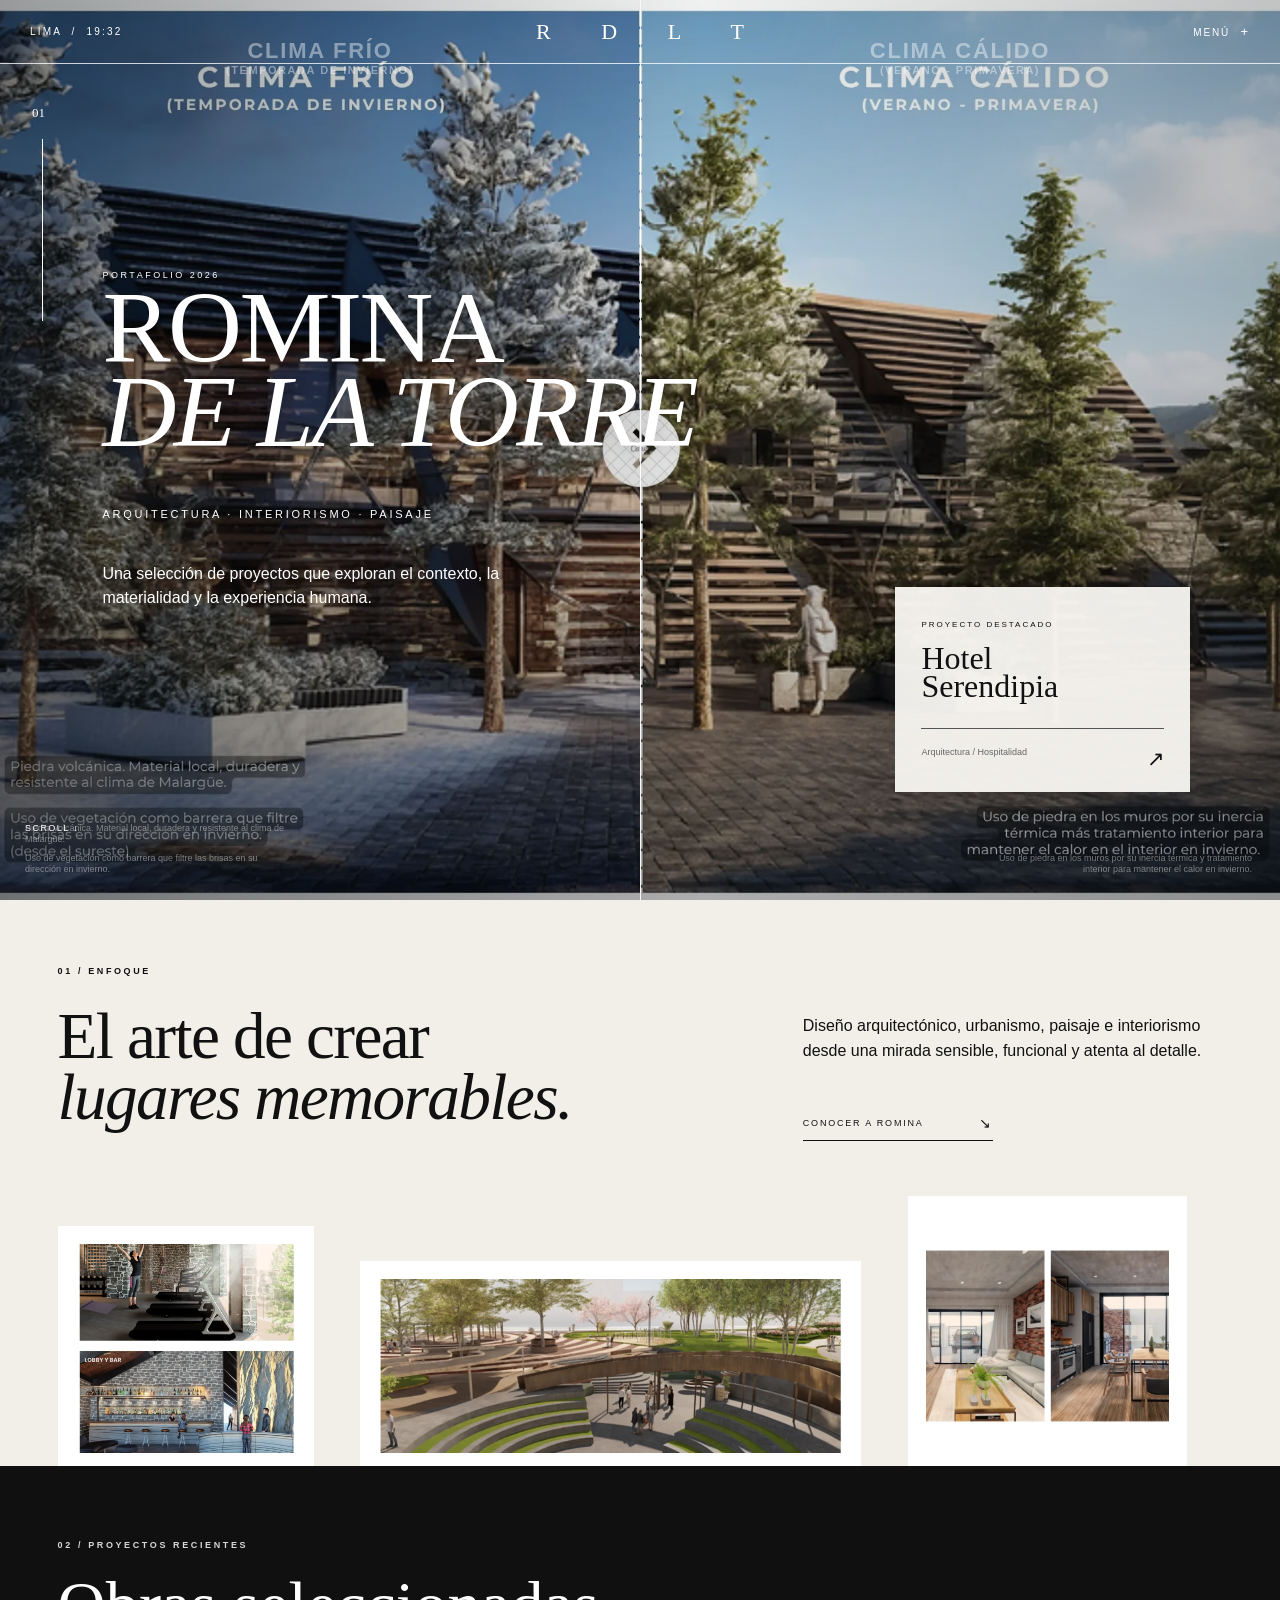
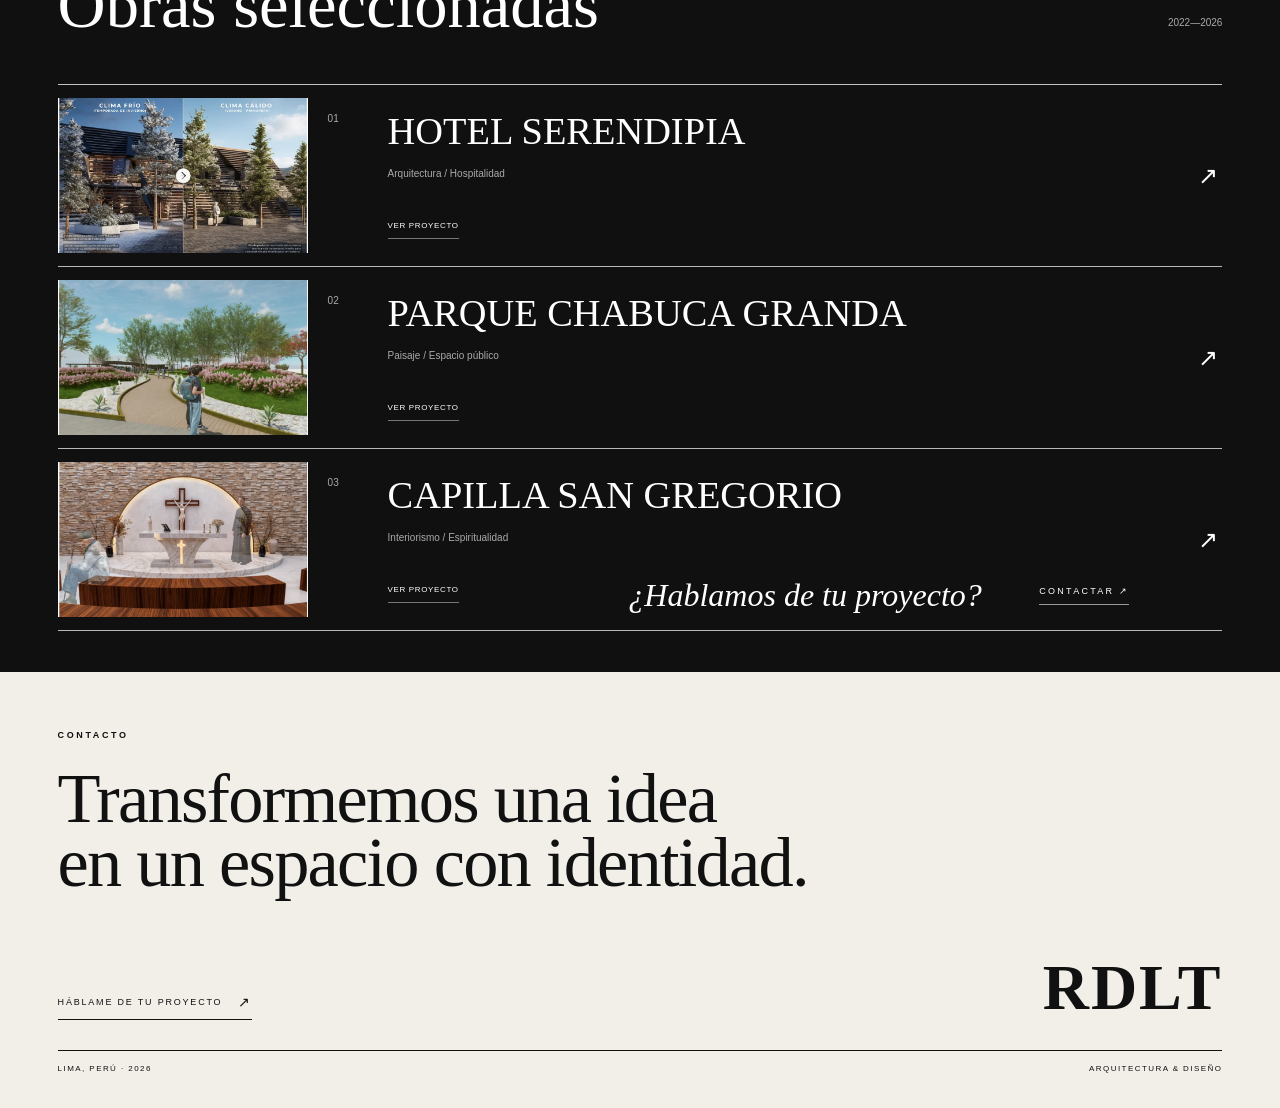
<file: index.html>
<!doctype html>
<html lang="es">
<head>
  <meta charset="utf-8">
  <meta name="viewport" content="width=device-width, initial-scale=1">
  <meta name="theme-color" content="#101010">
  <meta name="description" content="Portafolio de arquitectura, paisaje, urbanismo e interiorismo de Romina de la Torre.">
  <title>Romina de la Torre — Portafolio 2026</title>
  <link rel="stylesheet" href="styles.css">
</head>
<body class="home-page">
  <header class="hero-header" id="top">
    <a class="hero-city" href="#top" aria-label="Volver al inicio">LIMA&nbsp;&nbsp;/&nbsp;&nbsp;<span id="clock">18:28</span></a>
    <a class="hero-mark" href="index.html" aria-label="Romina de la Torre">R&nbsp;&nbsp;D&nbsp;&nbsp;L&nbsp;&nbsp;T</a>
    <button class="menu-button" type="button" aria-controls="menu" aria-expanded="false">MENÚ <span>+</span></button>
  </header>

  <aside class="site-menu" id="menu" aria-hidden="true">
    <button class="menu-close" type="button" aria-label="Cerrar menú">Cerrar ×</button>
    <nav>
      <a href="index.html"><span>01</span>Inicio</a>
      <a href="proyectos.html"><span>02</span>Proyectos</a>
      <a href="perfil.html"><span>03</span>Perfil</a>
      <a href="#contacto"><span>04</span>Contacto</a>
    </nav>
    <div class="menu-meta">
      <p>Romina de la Torre</p>
      <a href="mailto:rominexx.mayo2002@gmail.com">rominexx.mayo2002@gmail.com</a>
      <a href="tel:+51902083083">+51 902 083 083</a>
    </div>
  </aside>

  <main>
    <section class="hero-mockup" aria-label="Portada del portafolio">
      <img class="hero-bg" src="assets/covers/serendipia.webp" alt="Hotel Serendipia, propuesta arquitectónica para clima frío y cálido">
      <div class="hero-overlay"></div>
      <div class="hero-axis" aria-hidden="true"></div>
      <div class="hero-season hero-season-left" aria-hidden="true">CLIMA FRÍO<small>(TEMPORADA DE INVIERNO)</small></div>
      <div class="hero-season hero-season-right" aria-hidden="true">CLIMA CÁLIDO<small>(VERANO - PRIMAVERA)</small></div>
      <div class="hero-number" aria-hidden="true">01</div>

      <div class="hero-copy">
        <p class="hero-folio">PORTAFOLIO 2026</p>
        <h1>ROMINA<br><em>DE LA TORRE</em></h1>
        <p class="hero-disciplines">ARQUITECTURA · INTERIORISMO · PAISAJE</p>
        <p class="hero-intro">Una selección de proyectos que exploran el contexto, la materialidad y la experiencia humana.</p>
      </div>

      <button class="featured-card" type="button" data-project="serendipia" aria-label="Abrir Hotel Serendipia">
        <span>PROYECTO DESTACADO</span>
        <strong>Hotel<br>Serendipia</strong>
        <i></i>
        <small>Arquitectura / Hospitalidad</small>
        <b>↗</b>
      </button>

      <div class="hero-notes hero-notes-left" aria-hidden="true">
        <p>Piedra volcánica. Material local, duradera y resistente al clima de Malargüe.</p>
        <p>Uso de vegetación como barrera que filtre las brisas en su dirección en invierno.</p>
      </div>
      <div class="hero-notes hero-notes-right" aria-hidden="true">
        <p>Uso de piedra en los muros por su inercia térmica y tratamiento interior para mantener el calor en invierno.</p>
      </div>
      <a class="hero-scroll" href="#enfoque">SCROLL ↓</a>
    </section>

    <section class="focus-section" id="enfoque">
      <div class="section-label">01 / ENFOQUE</div>
      <div class="focus-grid">
        <h2>El arte de crear<br><em>lugares memorables.</em></h2>
        <div class="focus-copy">
          <p>Diseño arquitectónico, urbanismo, paisaje e interiorismo desde una mirada sensible, funcional y atenta al detalle.</p>
          <a class="text-link" href="perfil.html">CONOCER A ROMINA <span>↘</span></a>
        </div>
      </div>
      <div class="focus-collage" aria-label="Selección visual de proyectos">
        <figure class="collage-left"><img src="assets/covers/detail_hotel.webp" alt="Interiores del Hotel Serendipia"></figure>
        <figure class="collage-center"><img src="assets/covers/detail_park.webp" alt="Anfiteatro y paisaje urbano"></figure>
        <figure class="collage-right"><img src="assets/covers/industrial.webp" alt="Casa de estilo industrial"></figure>
      </div>
    </section>

    <section class="selected-section" id="proyectos">
      <div class="selected-head">
        <div>
          <p class="section-label section-label-light">02 / PROYECTOS RECIENTES</p>
          <h2>Obras seleccionadas</h2>
        </div>
        <span>2022—2026</span>
      </div>

      <div class="selected-list">
        <article class="selected-item">
          <button class="selected-image" type="button" data-project="serendipia"><img src="assets/covers/serendipia.webp" alt="Hotel Serendipia"></button>
          <span class="selected-number">01</span>
          <div class="selected-info">
            <h3>HOTEL SERENDIPIA</h3>
            <p>Arquitectura / Hospitalidad</p>
            <button class="project-link" type="button" data-project="serendipia">VER PROYECTO</button>
          </div>
          <button class="selected-arrow" type="button" data-project="serendipia" aria-label="Abrir Hotel Serendipia">↗</button>
        </article>

        <article class="selected-item">
          <button class="selected-image" type="button" data-project="chabuca"><img src="assets/covers/chabuca.webp" alt="Parque Chabuca Granda"></button>
          <span class="selected-number">02</span>
          <div class="selected-info">
            <h3>PARQUE CHABUCA GRANDA</h3>
            <p>Paisaje / Espacio público</p>
            <button class="project-link" type="button" data-project="chabuca">VER PROYECTO</button>
          </div>
          <button class="selected-arrow" type="button" data-project="chabuca" aria-label="Abrir Parque Chabuca Granda">↗</button>
        </article>

        <article class="selected-item selected-last">
          <button class="selected-image" type="button" data-project="capilla"><img src="assets/covers/capilla.webp" alt="Capilla San Gregorio Magno"></button>
          <span class="selected-number">03</span>
          <div class="selected-info">
            <h3>CAPILLA SAN GREGORIO</h3>
            <p>Interiorismo / Espiritualidad</p>
            <button class="project-link" type="button" data-project="capilla">VER PROYECTO</button>
          </div>
          <button class="selected-arrow" type="button" data-project="capilla" aria-label="Abrir Capilla San Gregorio">↗</button>
        </article>
      </div>

      <div class="selected-bottom">
        <p>¿Hablamos de tu proyecto?</p>
        <a href="#contacto">CONTACTAR ↗</a>
      </div>
    </section>

    <section class="contact-section" id="contacto">
      <div class="section-label">CONTACTO</div>
      <h2>Transformemos una idea<br>en un espacio con identidad.</h2>
      <div class="contact-row">
        <a class="text-link" href="mailto:rominexx.mayo2002@gmail.com">HÁBLAME DE TU PROYECTO <span>↗</span></a>
        <strong>RDLT</strong>
      </div>
      <div class="contact-meta"><span>LIMA, PERÚ · 2026</span><span>ARQUITECTURA & DISEÑO</span></div>
    </section>
  </main>

  <dialog class="gallery-dialog" aria-label="Galería de proyecto">
    <header>
      <div><span id="galleryNumber">01</span><h2 id="galleryTitle">Proyecto</h2></div>
      <button type="button" data-gallery-close>CERRAR ×</button>
    </header>
    <div class="gallery-stage">
      <button type="button" data-gallery-prev aria-label="Imagen anterior">←</button>
      <img id="galleryImage" alt="">
      <button type="button" data-gallery-next aria-label="Imagen siguiente">→</button>
    </div>
    <footer><span id="galleryCounter">01 / 10</span><div id="galleryDots"></div></footer>
  </dialog>

  <script src="script.js"></script>
</body>
</html>
</file>
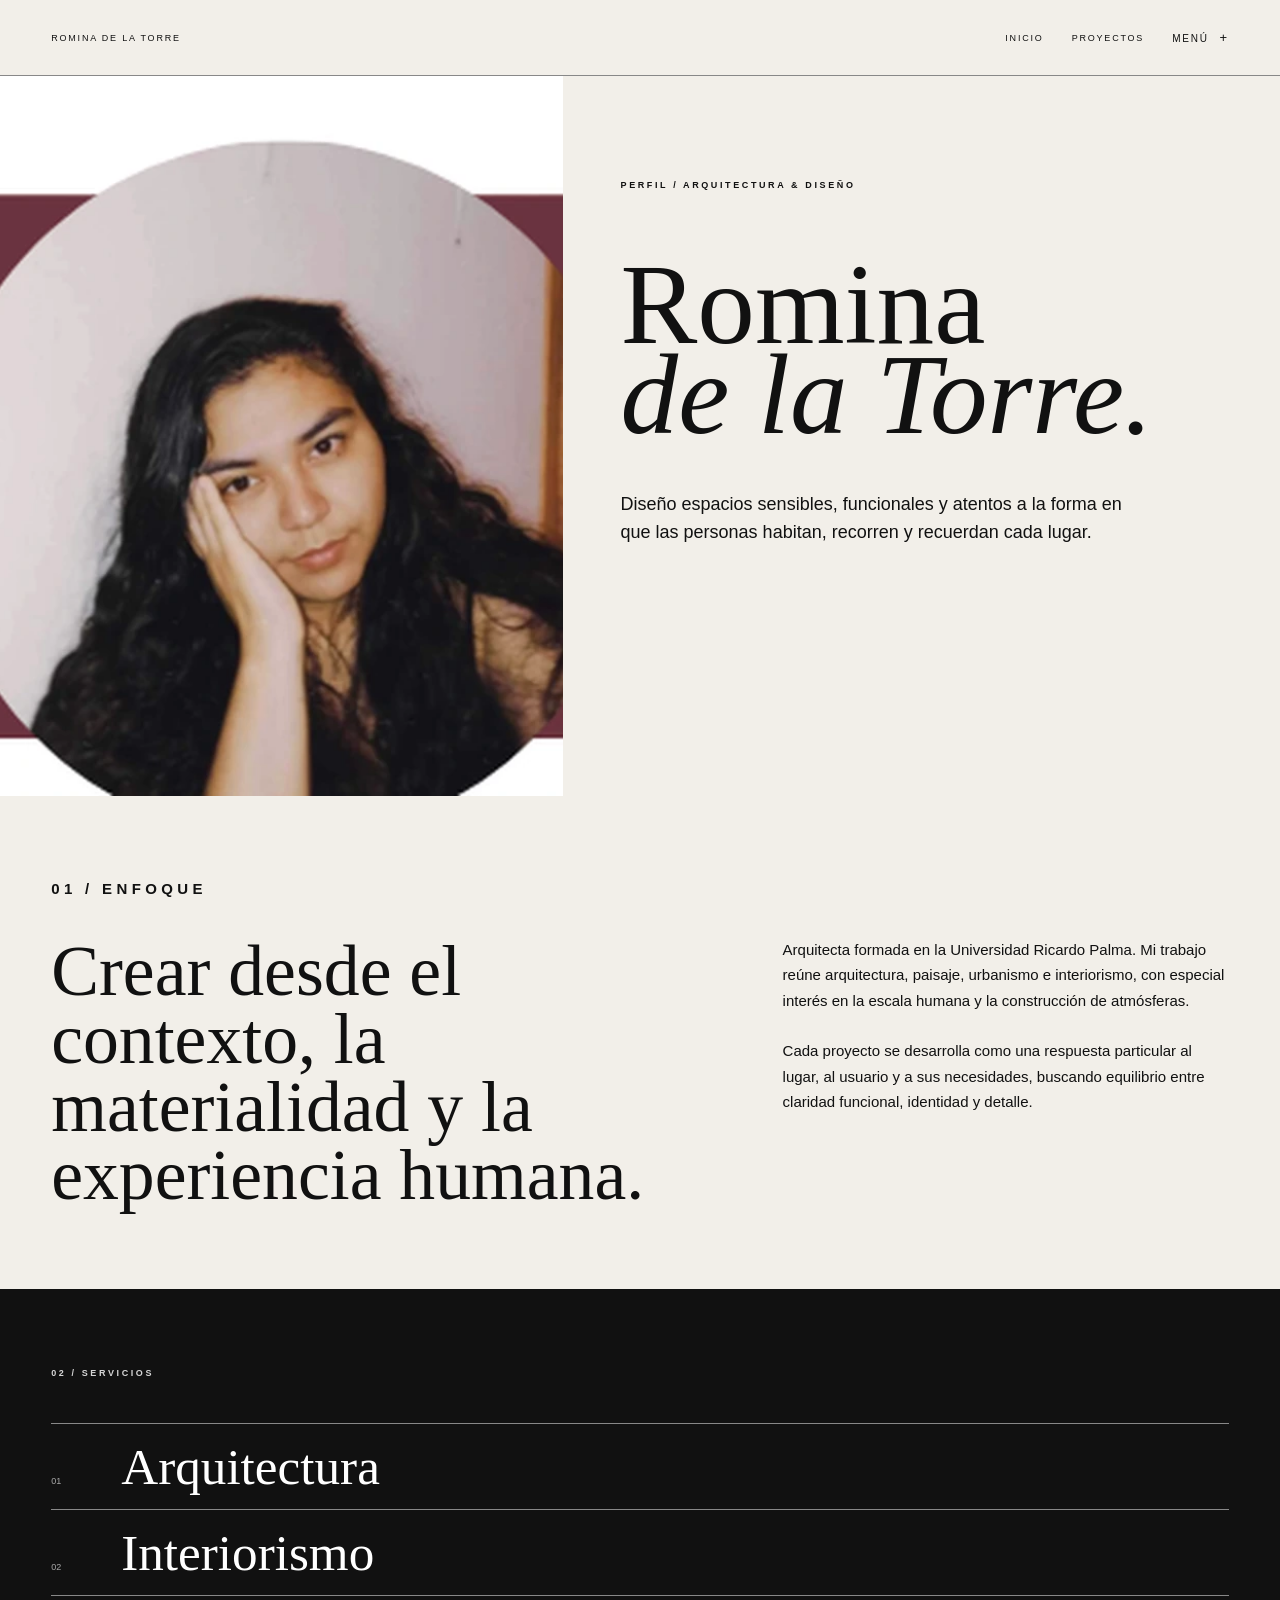
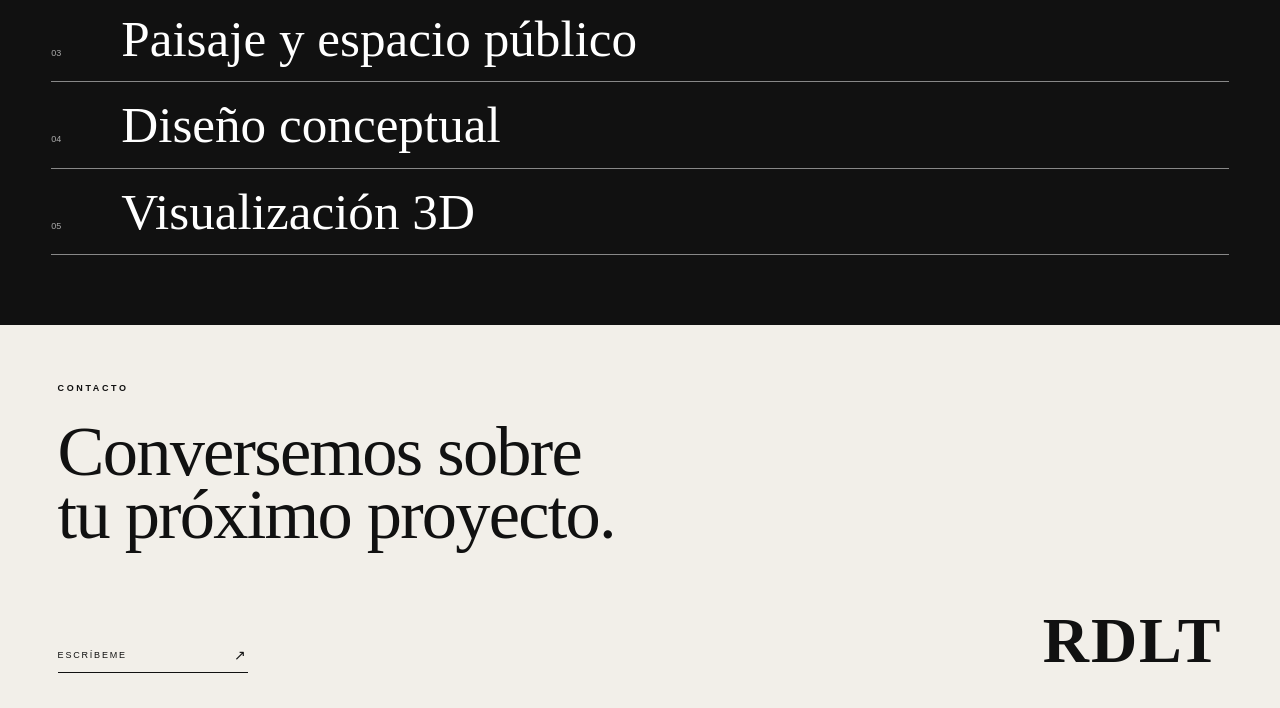
<file: perfil.html>
<!doctype html>
<html lang="es">
<head>
  <meta charset="utf-8">
  <meta name="viewport" content="width=device-width, initial-scale=1">
  <meta name="description" content="Perfil profesional de Romina de la Torre, arquitectura y diseño.">
  <title>Perfil — Romina de la Torre</title>
  <link rel="stylesheet" href="styles.css">
</head>
<body class="profile-page">
  <header class="light-header"><a href="index.html">ROMINA DE LA TORRE</a><nav><a href="index.html">INICIO</a><a href="proyectos.html">PROYECTOS</a><button class="menu-button light-menu" type="button" aria-controls="menu" aria-expanded="false">MENÚ <span>+</span></button></nav></header>
  <aside class="site-menu" id="menu" aria-hidden="true"><button class="menu-close" type="button">Cerrar ×</button><nav><a href="index.html"><span>01</span>Inicio</a><a href="proyectos.html"><span>02</span>Proyectos</a><a href="perfil.html"><span>03</span>Perfil</a><a href="index.html#contacto"><span>04</span>Contacto</a></nav><div class="menu-meta"><p>Romina de la Torre</p><a href="mailto:rominexx.mayo2002@gmail.com">rominexx.mayo2002@gmail.com</a></div></aside>
  <main class="profile-main">
    <section class="profile-hero"><div class="profile-photo"><img src="assets/profile.webp" alt="Retrato de Romina de la Torre"></div><div class="profile-intro"><p class="section-label">PERFIL / ARQUITECTURA & DISEÑO</p><h1>Romina<br><em>de la Torre.</em></h1><p>Diseño espacios sensibles, funcionales y atentos a la forma en que las personas habitan, recorren y recuerdan cada lugar.</p></div></section>
    <section class="profile-story"><p class="section-label">01 / ENFOQUE</p><div><h2>Crear desde el contexto, la materialidad y la experiencia humana.</h2><div><p>Arquitecta formada en la Universidad Ricardo Palma. Mi trabajo reúne arquitectura, paisaje, urbanismo e interiorismo, con especial interés en la escala humana y la construcción de atmósferas.</p><p>Cada proyecto se desarrolla como una respuesta particular al lugar, al usuario y a sus necesidades, buscando equilibrio entre claridad funcional, identidad y detalle.</p></div></div></section>
    <section class="profile-services"><p class="section-label section-label-light">02 / SERVICIOS</p><ul><li><span>01</span>Arquitectura</li><li><span>02</span>Interiorismo</li><li><span>03</span>Paisaje y espacio público</li><li><span>04</span>Diseño conceptual</li><li><span>05</span>Visualización 3D</li></ul></section>
    <section class="contact-section" id="contacto"><div class="section-label">CONTACTO</div><h2>Conversemos sobre<br>tu próximo proyecto.</h2><div class="contact-row"><a class="text-link" href="mailto:rominexx.mayo2002@gmail.com">ESCRÍBEME <span>↗</span></a><strong>RDLT</strong></div></section>
  </main>
  <script src="script.js"></script>
</body>
</html>
</file>
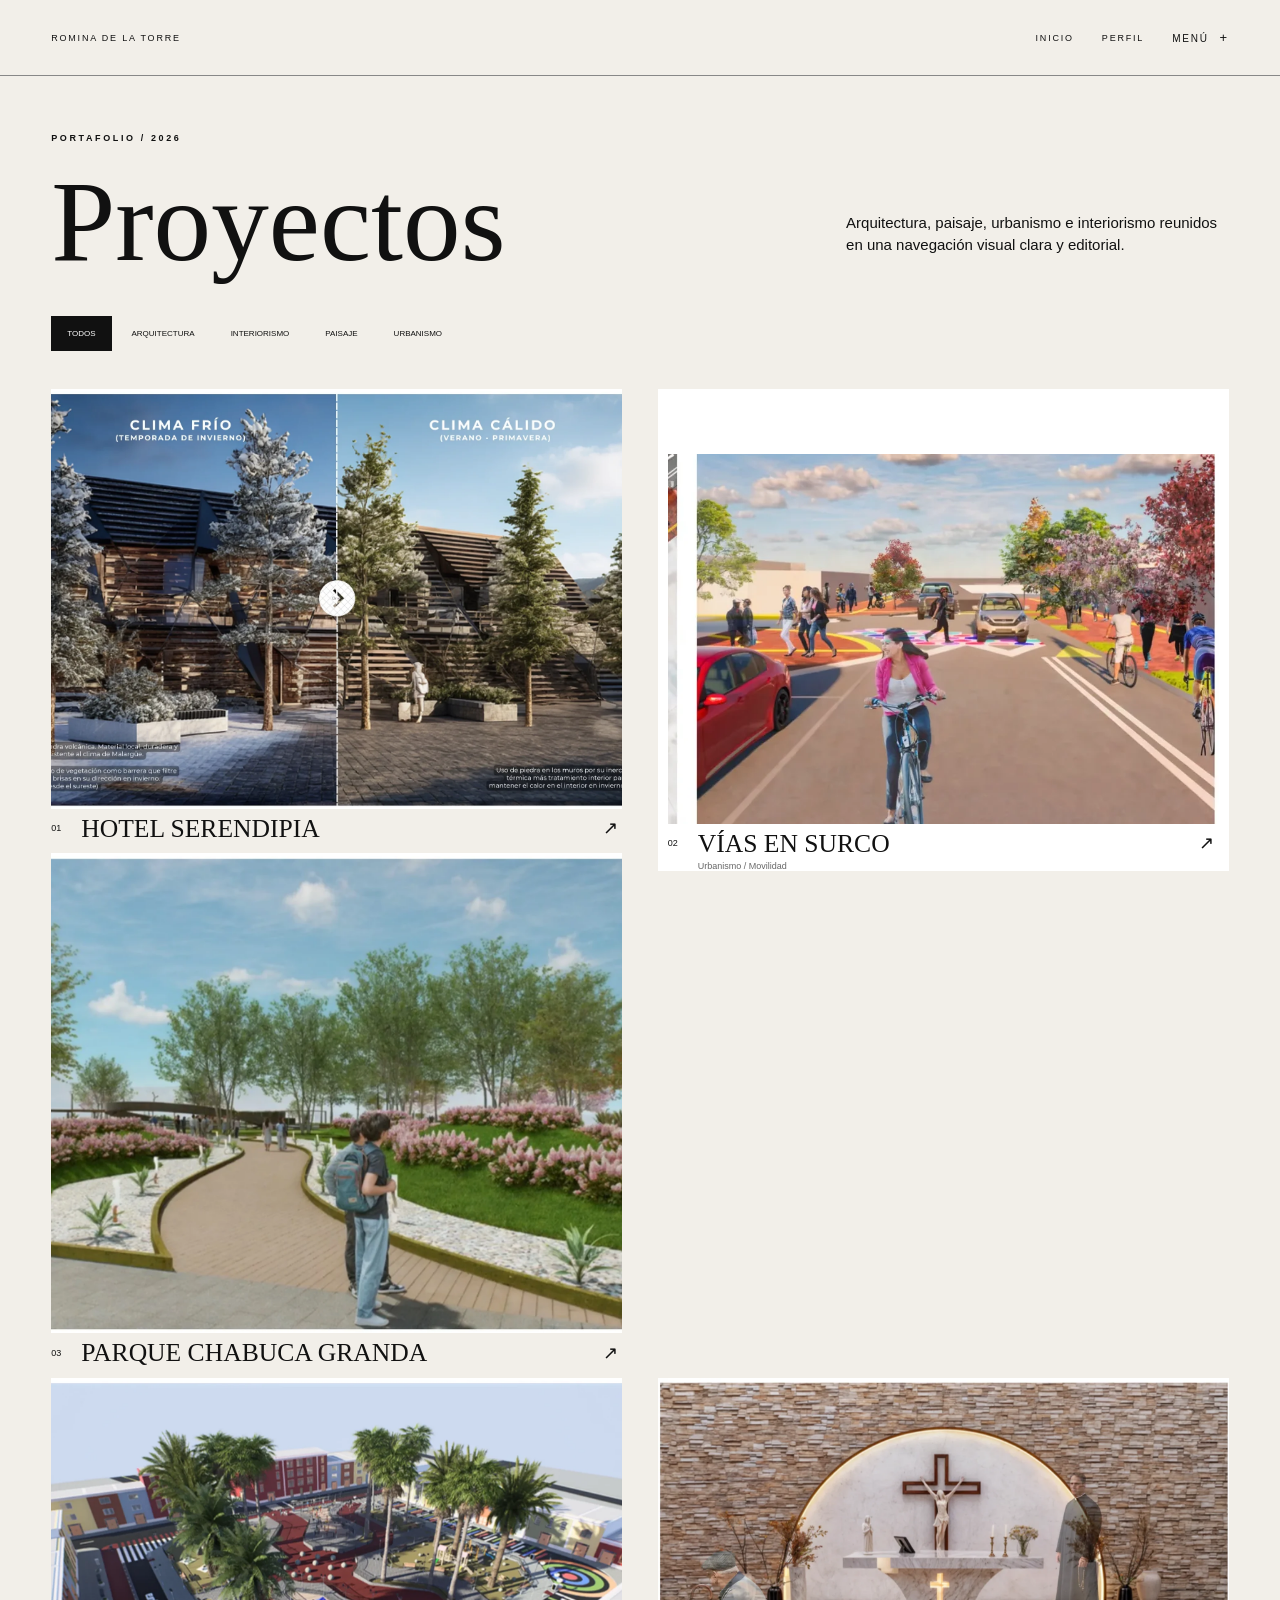
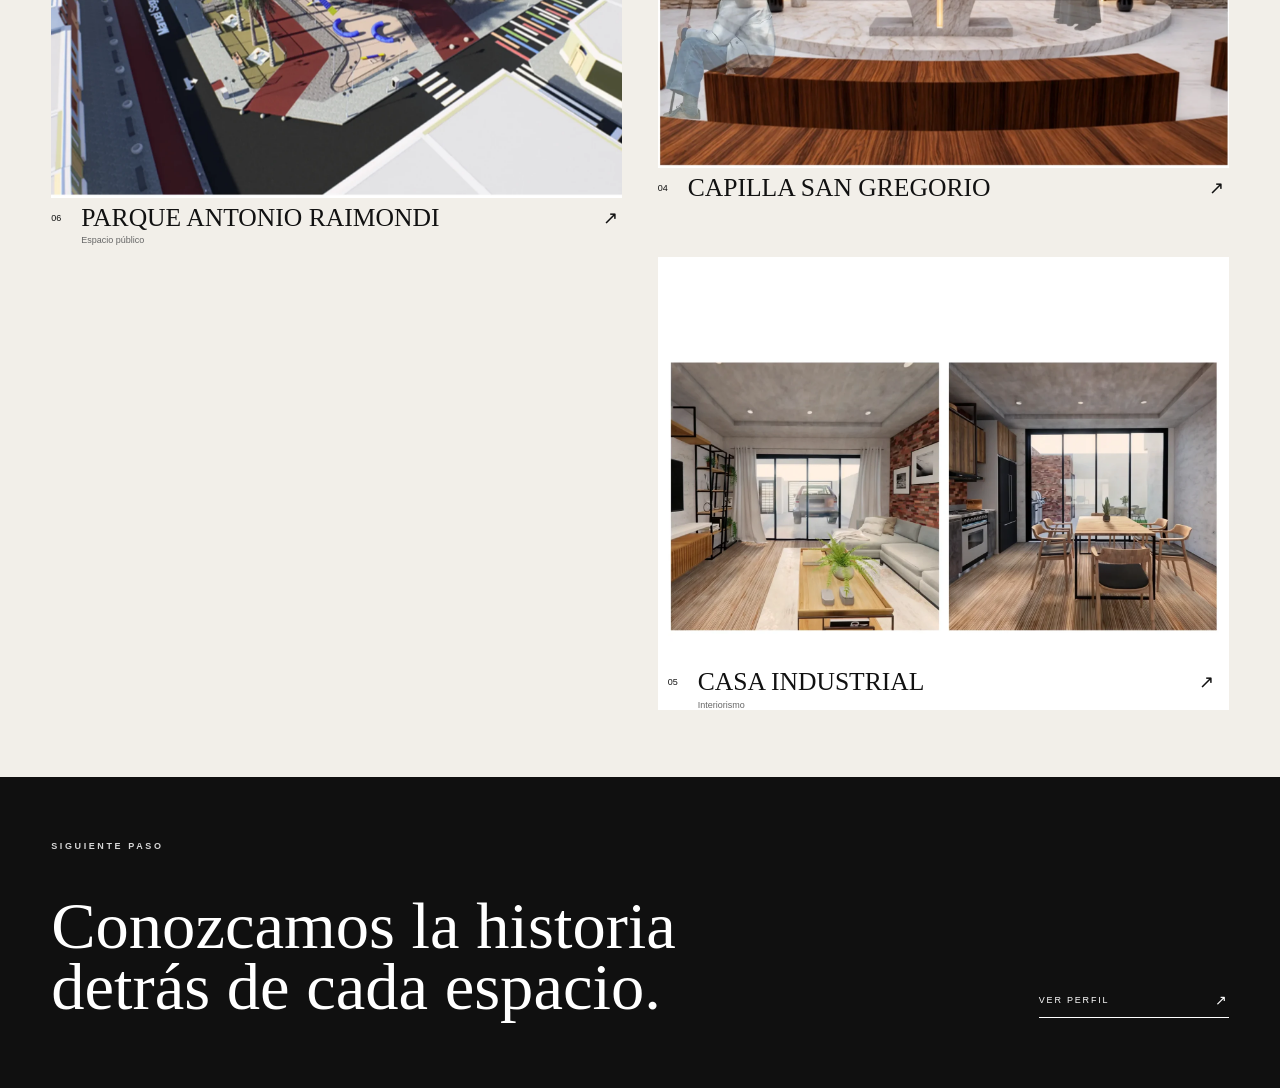
<file: proyectos.html>
<!doctype html>
<html lang="es">
<head>
  <meta charset="utf-8">
  <meta name="viewport" content="width=device-width, initial-scale=1">
  <meta name="description" content="Proyectos de arquitectura, urbanismo, paisaje e interiorismo de Romina de la Torre.">
  <title>Proyectos — Romina de la Torre</title>
  <link rel="stylesheet" href="styles.css">
</head>
<body class="projects-page">
  <header class="light-header">
    <a href="index.html">ROMINA DE LA TORRE</a>
    <nav><a href="index.html">INICIO</a><a href="perfil.html">PERFIL</a><button class="menu-button light-menu" type="button" aria-controls="menu" aria-expanded="false">MENÚ <span>+</span></button></nav>
  </header>
  <aside class="site-menu" id="menu" aria-hidden="true">
    <button class="menu-close" type="button" aria-label="Cerrar menú">Cerrar ×</button>
    <nav><a href="index.html"><span>01</span>Inicio</a><a href="proyectos.html"><span>02</span>Proyectos</a><a href="perfil.html"><span>03</span>Perfil</a><a href="index.html#contacto"><span>04</span>Contacto</a></nav>
    <div class="menu-meta"><p>Romina de la Torre</p><a href="mailto:rominexx.mayo2002@gmail.com">rominexx.mayo2002@gmail.com</a></div>
  </aside>
  <main class="projects-main">
    <section class="projects-intro">
      <p class="section-label">PORTAFOLIO / 2026</p>
      <div><h1>Proyectos</h1><p>Arquitectura, paisaje, urbanismo e interiorismo reunidos en una navegación visual clara y editorial.</p></div>
      <div class="filter-bar" role="group" aria-label="Filtrar proyectos">
        <button class="active" type="button" data-filter="all">TODOS</button>
        <button type="button" data-filter="arquitectura">ARQUITECTURA</button>
        <button type="button" data-filter="interiorismo">INTERIORISMO</button>
        <button type="button" data-filter="paisaje">PAISAJE</button>
        <button type="button" data-filter="urbanismo">URBANISMO</button>
      </div>
    </section>
    <section class="editorial-grid" aria-live="polite">
      <article class="project-card card-serendipia" data-category="arquitectura"><button class="card-media" type="button" data-project="serendipia"><img src="assets/covers/serendipia.webp" alt="Hotel Serendipia"></button><div class="card-caption"><span>01</span><h2>HOTEL SERENDIPIA</h2><button type="button" data-project="serendipia">↗</button></div></article>
      <article class="project-card card-urbano framed" data-category="urbanismo"><button class="card-media" type="button" data-project="urbano"><img src="assets/covers/urbano.webp" alt="Vías en Surco"></button><div class="card-caption"><span>02</span><h2>VÍAS EN SURCO</h2><button type="button" data-project="urbano">↗</button></div><p>Urbanismo / Movilidad</p></article>
      <article class="project-card card-chabuca" data-category="paisaje"><button class="card-media" type="button" data-project="chabuca"><img src="assets/covers/chabuca.webp" alt="Parque Chabuca Granda"></button><div class="card-caption"><span>03</span><h2>PARQUE CHABUCA GRANDA</h2><button type="button" data-project="chabuca">↗</button></div></article>
      <article class="project-card card-capilla" data-category="interiorismo"><button class="card-media" type="button" data-project="capilla"><img src="assets/covers/capilla.webp" alt="Capilla San Gregorio Magno"></button><div class="card-caption"><span>04</span><h2>CAPILLA SAN GREGORIO</h2><button type="button" data-project="capilla">↗</button></div></article>
      <article class="project-card card-raimondi" data-category="paisaje urbanismo"><button class="card-media" type="button" data-project="raimondi"><img src="assets/covers/raimondi.webp" alt="Parque Antonio Raimondi"></button><div class="card-caption"><span>06</span><h2>PARQUE ANTONIO RAIMONDI</h2><button type="button" data-project="raimondi">↗</button></div><p>Espacio público</p></article>
      <article class="project-card card-industrial framed" data-category="interiorismo arquitectura"><button class="card-media" type="button" data-project="industrial"><img src="assets/covers/industrial.webp" alt="Casa de estilo industrial"></button><div class="card-caption"><span>05</span><h2>CASA INDUSTRIAL</h2><button type="button" data-project="industrial">↗</button></div><p>Interiorismo</p></article>
    </section>
    <section class="projects-cta"><p class="section-label section-label-light">SIGUIENTE PASO</p><div><h2>Conozcamos la historia<br>detrás de cada espacio.</h2><a class="text-link text-link-light" href="perfil.html">VER PERFIL <span>↗</span></a></div></section>
  </main>
  <dialog class="gallery-dialog" aria-label="Galería de proyecto"><header><div><span id="galleryNumber">01</span><h2 id="galleryTitle">Proyecto</h2></div><button type="button" data-gallery-close>CERRAR ×</button></header><div class="gallery-stage"><button type="button" data-gallery-prev aria-label="Imagen anterior">←</button><img id="galleryImage" alt=""><button type="button" data-gallery-next aria-label="Imagen siguiente">→</button></div><footer><span id="galleryCounter">01 / 10</span><div id="galleryDots"></div></footer></dialog>
  <script src="script.js"></script>
</body>
</html>
</file>
<file: styles.css>
:root{
  --ink:#111111;
  --paper:#f2efe9;
  --white:#ffffff;
  --muted:#6c6a66;
  --line:rgba(17,17,17,.32);
  --line-light:rgba(255,255,255,.45);
  --serif:"Bodoni 72","Didot","Iowan Old Style","Times New Roman",serif;
  --sans:"Helvetica Neue",Arial,sans-serif;
  --ease:cubic-bezier(.22,.61,.36,1);
}
*{box-sizing:border-box}
html{scroll-behavior:smooth}
body{margin:0;background:var(--paper);color:var(--ink);font-family:var(--sans);overflow-x:hidden}
body.menu-open,body.gallery-open{overflow:hidden}
a{color:inherit;text-decoration:none}
button{font:inherit;color:inherit}
img{display:block;width:100%;height:auto}
button{cursor:pointer}
::selection{background:#111;color:#fff}
.hero-header{position:absolute;z-index:30;top:0;left:0;width:100%;height:64px;display:grid;grid-template-columns:1fr auto 1fr;align-items:center;padding:0 30px;color:#fff;border-bottom:1px solid rgba(255,255,255,.78);font-size:10px;letter-spacing:.22em}.hero-header:after{content:"";position:absolute;left:50%;top:0;width:1px;height:100vh;background:rgba(255,255,255,.7);pointer-events:none}.hero-city{justify-self:start}.hero-mark{font-family:var(--serif);font-size:22px;letter-spacing:.6em;transform:translateX(.3em)}.menu-button{justify-self:end;border:0;background:none;padding:20px 0;font-size:10px;letter-spacing:.18em}.menu-button span{display:inline-block;margin-left:6px;font-size:13px}.site-menu{position:fixed;inset:0;z-index:100;background:#111;color:#fff;padding:26px 34px 34px;transform:translateY(-102%);transition:transform .55s var(--ease);display:grid;grid-template-columns:1fr 1fr;grid-template-rows:auto 1fr auto}.site-menu.open{transform:translateY(0)}.menu-close{grid-column:1/-1;justify-self:end;border:0;background:none;color:#fff;font-size:11px;letter-spacing:.18em;padding:10px}.site-menu nav{grid-column:1/-1;align-self:center;display:flex;flex-direction:column}.site-menu nav a{font-family:var(--serif);font-size:clamp(48px,7vw,108px);line-height:.95;border-bottom:1px solid rgba(255,255,255,.22);padding:10px 0;transition:padding-left .25s ease}.site-menu nav a:hover{padding-left:18px}.site-menu nav span{font:10px var(--sans);display:inline-block;width:52px;letter-spacing:.15em;color:#999}.menu-meta{grid-column:1/-1;display:flex;gap:28px;align-items:center;font-size:11px;color:#bbb}.menu-meta p{margin:0}.hero-mockup{position:relative;min-height:790px;height:100vh;max-height:960px;background:#222;color:#fff;overflow:hidden}.hero-bg{position:absolute;inset:0;width:100%;height:100%;object-fit:cover;object-position:center}.hero-overlay{position:absolute;inset:0;background:linear-gradient(90deg,rgba(8,13,16,.42),rgba(8,13,16,.06) 55%,rgba(8,13,16,.25)),linear-gradient(0deg,rgba(0,0,0,.28),transparent 60%)}.hero-axis{position:absolute;top:64px;bottom:0;left:50%;width:1px;background:rgba(255,255,255,.7)}.hero-season{position:absolute;top:38px;width:50%;text-align:center;font-weight:700;font-size:22px;letter-spacing:.08em;color:rgba(255,255,255,.42)}.hero-season small{display:block;font-size:11px;letter-spacing:.14em}.hero-season-left{left:0}.hero-season-right{right:0}.hero-number{position:absolute;left:32px;top:105px;font-family:var(--serif);font-size:13px}.hero-number:after{content:"";position:absolute;left:10px;top:34px;width:1px;height:182px;background:#fff}.hero-copy{position:absolute;left:8%;top:30%;width:min(650px,63vw);z-index:3}.hero-folio{font-size:9px;letter-spacing:.28em;margin:0 0 6px}.hero-copy h1{font:400 clamp(64px,8vw,126px)/.82 var(--serif);letter-spacing:-.025em;margin:0;text-shadow:0 2px 20px rgba(0,0,0,.2)}.hero-copy h1 em{font-weight:400;white-space:nowrap}.hero-disciplines{margin:54px 0 42px;font-size:11px;letter-spacing:.25em}.hero-intro{max-width:430px;margin:0;font-size:16px;line-height:1.5}.featured-card{position:absolute;z-index:4;right:7%;bottom:12%;width:295px;min-height:205px;text-align:left;background:rgba(249,247,243,.95);color:#111;border:0;padding:24px 26px;box-shadow:0 10px 30px rgba(0,0,0,.1)}.featured-card span{display:block;font-size:8px;letter-spacing:.25em;margin-bottom:16px}.featured-card strong{display:block;font:400 32px/.85 var(--serif)}.featured-card i{display:block;border-top:1px solid #555;margin:28px 0 12px}.featured-card small{font-size:9px;color:#666}.featured-card b{position:absolute;right:25px;bottom:21px;font-size:21px;font-weight:400;transition:transform .2s}.featured-card:hover b{transform:translate(4px,-4px)}.hero-notes{position:absolute;bottom:17px;z-index:3;font-size:9px;line-height:1.28;color:rgba(255,255,255,.43);width:270px}.hero-notes p{margin:0 0 7px}.hero-notes-left{left:25px}.hero-notes-right{right:28px;text-align:right}.hero-scroll{position:absolute;z-index:3;left:25px;bottom:67px;font-size:9px;letter-spacing:.16em}.focus-section{padding:66px 4.5% 0;background:var(--paper);overflow:hidden}.section-label{font-size:9px;letter-spacing:.29em;font-weight:600}.section-label-light{color:#d6d6d6}.focus-grid{display:grid;grid-template-columns:1.25fr .85fr;gap:11%;margin:30px 0 55px;align-items:start}.focus-grid h2{font:400 clamp(48px,5.1vw,82px)/.93 var(--serif);letter-spacing:-.025em;margin:0}.focus-grid h2 em{font-weight:400}.focus-copy{padding-top:8px}.focus-copy p{font-size:16px;line-height:1.55;max-width:400px;margin:0 0 48px}.text-link{display:inline-flex;gap:16px;align-items:center;font-size:9px;letter-spacing:.2em;border-bottom:1px solid #111;padding:0 0 9px;min-width:190px;justify-content:space-between}.text-link span{font-size:14px}.focus-collage{display:grid;grid-template-columns:22% 43% 24%;gap:4%;align-items:end;height:270px;overflow:hidden}.focus-collage figure{margin:0;background:#fff;padding:18px}.focus-collage img{width:100%;height:100%;object-fit:cover}.collage-left{height:245px}.collage-center{height:210px}.collage-right{height:275px}.collage-left img,.collage-right img{object-position:center}.selected-section{background:#101010;color:#fff;padding:65px 4.5% 58px}.selected-head{display:flex;justify-content:space-between;align-items:flex-end;margin-bottom:46px}.selected-head h2{font:400 clamp(46px,5.2vw,76px)/1 var(--serif);margin:22px 0 0}.selected-head>span{font-size:10px;color:#aaa;margin-bottom:10px}.selected-list{border-top:1px solid rgba(255,255,255,.75)}.selected-item{position:relative;display:grid;grid-template-columns:250px 40px 1fr 30px;gap:20px;align-items:center;border-bottom:1px solid rgba(255,255,255,.7);padding:13px 0}.selected-image{border:0;background:none;padding:0;overflow:hidden}.selected-image img{height:155px;object-fit:cover;transition:transform .5s var(--ease)}.selected-image:hover img{transform:scale(1.025)}.selected-number{font-size:10px;color:#aaa;align-self:start;padding-top:15px}.selected-info h3{font:400 clamp(25px,3vw,42px)/1 var(--serif);margin:0 0 18px}.selected-info p{font-size:10px;color:#aaa;margin:0 0 35px}.project-link{border:0;border-bottom:1px solid #777;background:none;padding:0 0 8px;font-size:8px;letter-spacing:.08em}.selected-arrow{border:0;background:none;font-size:24px;align-self:center;transition:transform .2s}.selected-arrow:hover{transform:translate(4px,-4px)}.selected-bottom{display:flex;justify-content:space-between;align-items:center;margin-top:-54px;padding:0 8% 0 49%;font:italic 32px var(--serif)}.selected-bottom p{margin:0}.selected-bottom a{font:9px var(--sans);letter-spacing:.25em;border-bottom:1px solid #999;padding-bottom:8px}.contact-section{padding:58px 4.5% 35px;background:var(--paper)}.contact-section h2{font:400 clamp(44px,5.5vw,78px)/.9 var(--serif);margin:27px 0 62px;letter-spacing:-.025em}.contact-row{display:flex;align-items:end;justify-content:space-between}.contact-row strong{font:700 clamp(40px,5vw,65px)/1 var(--serif);letter-spacing:.03em}.contact-meta{display:flex;justify-content:space-between;margin-top:30px;padding-top:13px;border-top:1px solid #111;font-size:8px;letter-spacing:.18em}.light-header{height:76px;display:flex;justify-content:space-between;align-items:center;padding:0 4%;border-bottom:1px solid #888;font-size:9px;letter-spacing:.2em;background:var(--paper)}.light-header nav{display:flex;gap:28px;align-items:center}.light-menu{color:#111;padding:0}.projects-main,.profile-main{background:var(--paper)}.projects-intro{padding:48px 4% 28px}.projects-intro>div:nth-child(2){display:grid;grid-template-columns:1.35fr .75fr;gap:9%;align-items:center}.projects-intro h1{font:400 clamp(72px,9vw,130px)/.9 var(--serif);margin:18px 0 42px}.projects-intro>div:nth-child(2)>p{font-size:15px;line-height:1.45;max-width:430px}.filter-bar{display:flex;gap:4px;flex-wrap:wrap}.filter-bar button{border:0;background:transparent;padding:13px 16px;font-size:8px}.filter-bar button.active{background:#111;color:#fff}.editorial-grid{padding:10px 4% 65px;display:grid;grid-template-columns:1fr 1fr;column-gap:3%;row-gap:10px;align-items:start}.project-card{margin:0 0 2px}.project-card.hidden{display:none}.project-card button{border:0;background:none;padding:0}.card-media{display:block;width:100%;overflow:hidden}.card-media img{width:100%;height:100%;object-fit:cover;transition:transform .55s var(--ease)}.card-media:hover img{transform:scale(1.018)}.card-caption{display:grid;grid-template-columns:30px 1fr 24px;align-items:center;margin-top:7px}.card-caption span{font-size:9px}.card-caption h2{font:400 clamp(19px,2vw,31px)/1 var(--serif);margin:0}.card-caption button{font-size:18px}.project-card>p{font-size:9px;margin:5px 0 0 30px;color:#666}.card-serendipia{grid-column:1;grid-row:1}.card-serendipia .card-media{height:420px}.card-urbano{grid-column:2;grid-row:1 / span 2;margin-top:0;padding:65px 10px 0}.card-urbano .card-media{height:370px}.card-chabuca{grid-column:1;grid-row:2}.card-chabuca .card-media{height:480px}.card-capilla{grid-column:2;grid-row:3}.card-capilla .card-media{height:390px}.card-raimondi{grid-column:1;grid-row:3}.card-raimondi .card-media{height:420px}.card-industrial{grid-column:2;grid-row:4;padding:65px 10px 0}.card-industrial .card-media{height:340px}.framed{background:#fff}.projects-cta{background:#101010;color:#fff;padding:55px 4% 70px}.projects-cta>div{display:flex;justify-content:space-between;align-items:flex-end}.projects-cta h2{font:400 clamp(46px,5.2vw,78px)/.92 var(--serif);margin:35px 0 0}.text-link-light{border-color:#fff}.profile-hero{display:grid;grid-template-columns:44% 56%;min-height:720px}.profile-photo img{height:100%;object-fit:cover;filter:grayscale(10%)}.profile-intro{padding:95px 8%}.profile-intro h1{font:400 clamp(76px,9vw,132px)/.78 var(--serif);margin:70px 0 50px}.profile-intro h1 em{font-weight:400}.profile-intro>p:last-child{max-width:520px;font-size:18px;line-height:1.6}.profile-story{padding:80px 4%}.profile-story>div{display:grid;grid-template-columns:1.1fr .8fr;gap:10%;margin-top:35px}.profile-story h2{font:400 clamp(48px,5.6vw,82px)/.95 var(--serif);margin:0}.profile-story p{font-size:15px;line-height:1.7;margin:0 0 25px}.profile-services{background:#111;color:#fff;padding:70px 4%}.profile-services ul{list-style:none;padding:0;margin:45px 0 0}.profile-services li{font:400 clamp(34px,4vw,60px)/1 var(--serif);border-top:1px solid rgba(255,255,255,.5);padding:17px 0}.profile-services li:last-child{border-bottom:1px solid rgba(255,255,255,.5)}.profile-services li span{font:9px var(--sans);display:inline-block;width:70px;color:#aaa}.gallery-dialog{width:100vw;height:100vh;max-width:none;max-height:none;margin:0;padding:0;border:0;background:#0d0d0d;color:#fff}.gallery-dialog::backdrop{background:#0d0d0d}.gallery-dialog>header{height:82px;padding:0 24px;border-bottom:1px solid rgba(255,255,255,.25);display:flex;align-items:center;justify-content:space-between}.gallery-dialog>header>div{display:flex;align-items:center;gap:20px}.gallery-dialog>header span{font-size:9px;color:#999}.gallery-dialog h2{font:400 26px var(--serif);margin:0}.gallery-dialog button{border:0;background:none;color:#fff}.gallery-dialog>header button{font-size:9px;letter-spacing:.2em}.gallery-stage{height:calc(100vh - 140px);display:grid;grid-template-columns:60px 1fr 60px;align-items:center}.gallery-stage img{width:auto;max-width:calc(100vw - 150px);max-height:calc(100vh - 175px);margin:auto;object-fit:contain}.gallery-stage>button{height:100%;font-size:25px}.gallery-dialog>footer{height:58px;border-top:1px solid rgba(255,255,255,.25);padding:0 24px;display:flex;align-items:center;justify-content:space-between}.gallery-dialog>footer span{font-size:9px;letter-spacing:.16em}.gallery-dialog>footer div{display:flex;gap:5px}.gallery-dialog>footer button{width:20px;height:2px;background:#555;padding:0}.gallery-dialog>footer button.active{background:#fff}@media (max-width:900px){.hero-header{height:58px;padding:0 18px}.hero-city{display:none}.hero-header{grid-template-columns:1fr 1fr}.hero-mark{justify-self:start;font-size:18px}.hero-header:after{height:100vh}.hero-mockup{height:100svh;min-height:660px;max-height:820px}.hero-season{top:45px;font-size:17px;white-space:nowrap}.hero-season small{font-size:8px}.hero-copy{left:5.5%;top:24%;width:90%}.hero-copy h1{font-size:12vw;line-height:.86}.hero-disciplines{margin:38px 0 0;max-width:260px;line-height:1.8}.hero-intro,.hero-folio,.hero-notes,.hero-number{display:none}.featured-card{left:10%;right:auto;bottom:13%;width:80%;min-height:136px;padding:18px 20px}.featured-card span{font-size:7px;margin-bottom:10px}.featured-card strong{font-size:28px;line-height:.95}.featured-card i{display:none}.featured-card small{display:block;margin-top:14px}.hero-scroll{bottom:27px;left:5%;font-size:8px}.focus-section{padding:42px 5% 55px}.focus-grid{grid-template-columns:1fr;gap:22px;margin:25px 0 38px}.focus-grid h2{font-size:13vw}.focus-copy p{font-size:14px;margin:0 0 35px}.focus-collage{height:auto;grid-template-columns:46% 50%;gap:4%;align-items:center}.focus-collage figure{padding:0}.collage-left{height:260px}.collage-center{height:180px}.collage-right{display:none}.selected-section{padding:45px 5%}.selected-head>span{display:none}.selected-head h2{font-size:12vw}.selected-item{display:grid;grid-template-columns:1fr 26px;padding:0 0 26px;margin-bottom:28px;border-bottom:0}.selected-image{grid-column:1/-1}.selected-image img{height:auto;max-height:280px}.selected-number{grid-column:1;grid-row:2;font-size:8px;padding:8px 0 0}.selected-info{grid-column:1;grid-row:2;padding-left:32px}.selected-info h3{font-size:7vw;margin:8px 0 0}.selected-info p,.project-link{display:none}.selected-arrow{grid-column:2;grid-row:2;align-self:start;padding-top:8px}.selected-bottom{display:none}.contact-section{padding:42px 5% 28px}.contact-section h2{font-size:10.5vw;margin-bottom:45px}.contact-meta{font-size:6px}.light-header{height:64px;padding:0 5%}.light-header nav>a{display:none}.projects-intro{padding:38px 5% 20px}.projects-intro>div:nth-child(2){grid-template-columns:1fr}.projects-intro h1{font-size:18vw;margin:25px 0 18px}.projects-intro>div:nth-child(2)>p{font-size:13px;margin-bottom:25px}.filter-bar{gap:0}.filter-bar button{padding:11px 10px}.editorial-grid{padding:5px 5% 45px;display:block}.project-card,.framed{margin:0 0 36px;padding:0;background:transparent}.project-card .card-media{height:auto}.card-caption h2{font-size:7vw}.projects-cta{padding:45px 5%}.projects-cta>div{display:block}.projects-cta h2{font-size:10vw;margin-bottom:42px}.profile-hero{grid-template-columns:1fr;min-height:auto}.profile-photo img{height:95vw}.profile-intro{padding:55px 5%}.profile-intro h1{font-size:18vw;margin:45px 0 35px}.profile-intro>p:last-child{font-size:15px}.profile-story{padding:60px 5%}.profile-story>div{grid-template-columns:1fr;gap:35px}.profile-story h2{font-size:12vw}.profile-services{padding:55px 5%}.profile-services li{font-size:8.5vw}.site-menu{grid-template-columns:1fr;padding:18px 20px}.site-menu nav a{font-size:13vw}.menu-meta{display:block}.menu-meta a{display:block;margin-top:8px}.gallery-stage{grid-template-columns:38px 1fr 38px}.gallery-stage img{max-width:calc(100vw - 88px)}}@media (max-width:520px){.hero-season{font-size:14px}.hero-copy{top:25%}.hero-copy h1{font-size:13.3vw}.hero-disciplines{font-size:8px;letter-spacing:.2em}.featured-card{bottom:13.5%}.focus-collage{grid-template-columns:44% 52%}.collage-left{height:215px}.collage-center{height:135px}.selected-image img{max-height:none}.gallery-dialog>header{height:68px;padding:0 13px}.gallery-dialog h2{font-size:19px}.gallery-stage{height:calc(100vh - 116px)}.gallery-dialog>footer{height:48px;padding:0 13px}.gallery-dialog>footer div{display:none}}@media (prefers-reduced-motion:reduce){*{scroll-behavior:auto!important;transition:none!important}}
</file>
